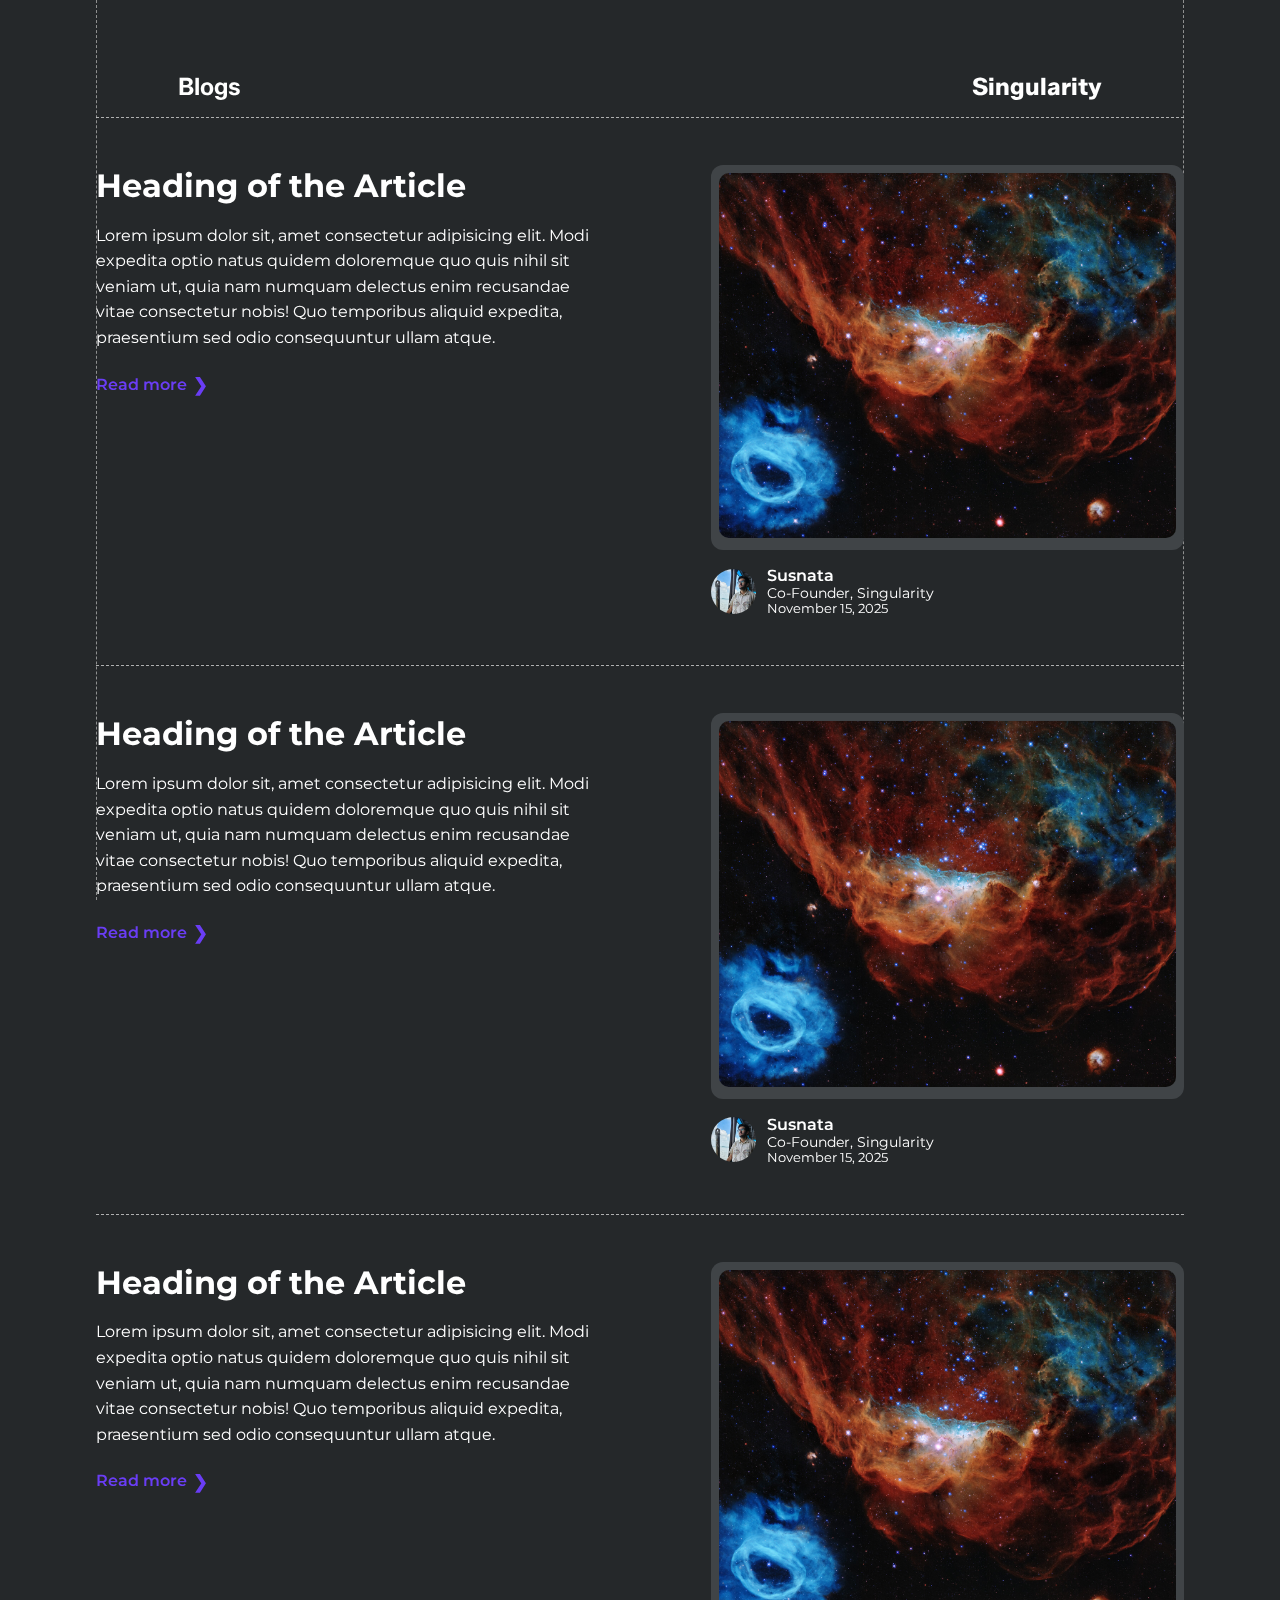
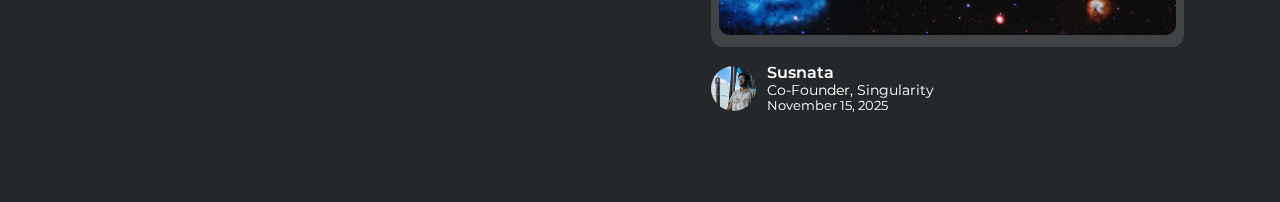
<file: blog-page.html>
<!DOCTYPE html>
<html lang="en">
  <head>
    <meta charset="UTF-8" />
    <meta name="viewport" content="width=device-width, initial-scale=1.0" />
    <link rel="preconnect" href="https://fonts.googleapis.com" />
    <link rel="preconnect" href="https://fonts.gstatic.com" crossorigin />
    <link
      href="https://fonts.googleapis.com/css2?family=Caveat:wght@400..700&family=Montserrat:ital,wght@0,100..900;1,100..900&family=Zalando+Sans:ital,wght@0,200..900;1,200..900&display=swap"
      rel="stylesheet"
    />
    <title>Singularity | Blogs</title>
    <link rel="stylesheet" href="blog-page.css" />
  </head>

  <body>
    <div class="strip-left"></div>
    <div class="strip-right"></div>

    <main class="blogs-container">
      <div class="blog-element">
        <h2 class="top-left">Blogs</h2>
        <h2 class="top-right">Singularity</h2>
      </div>
    </main>

    <script type="module" src="blog-page.js"></script>
  </body>
</html>
</file>
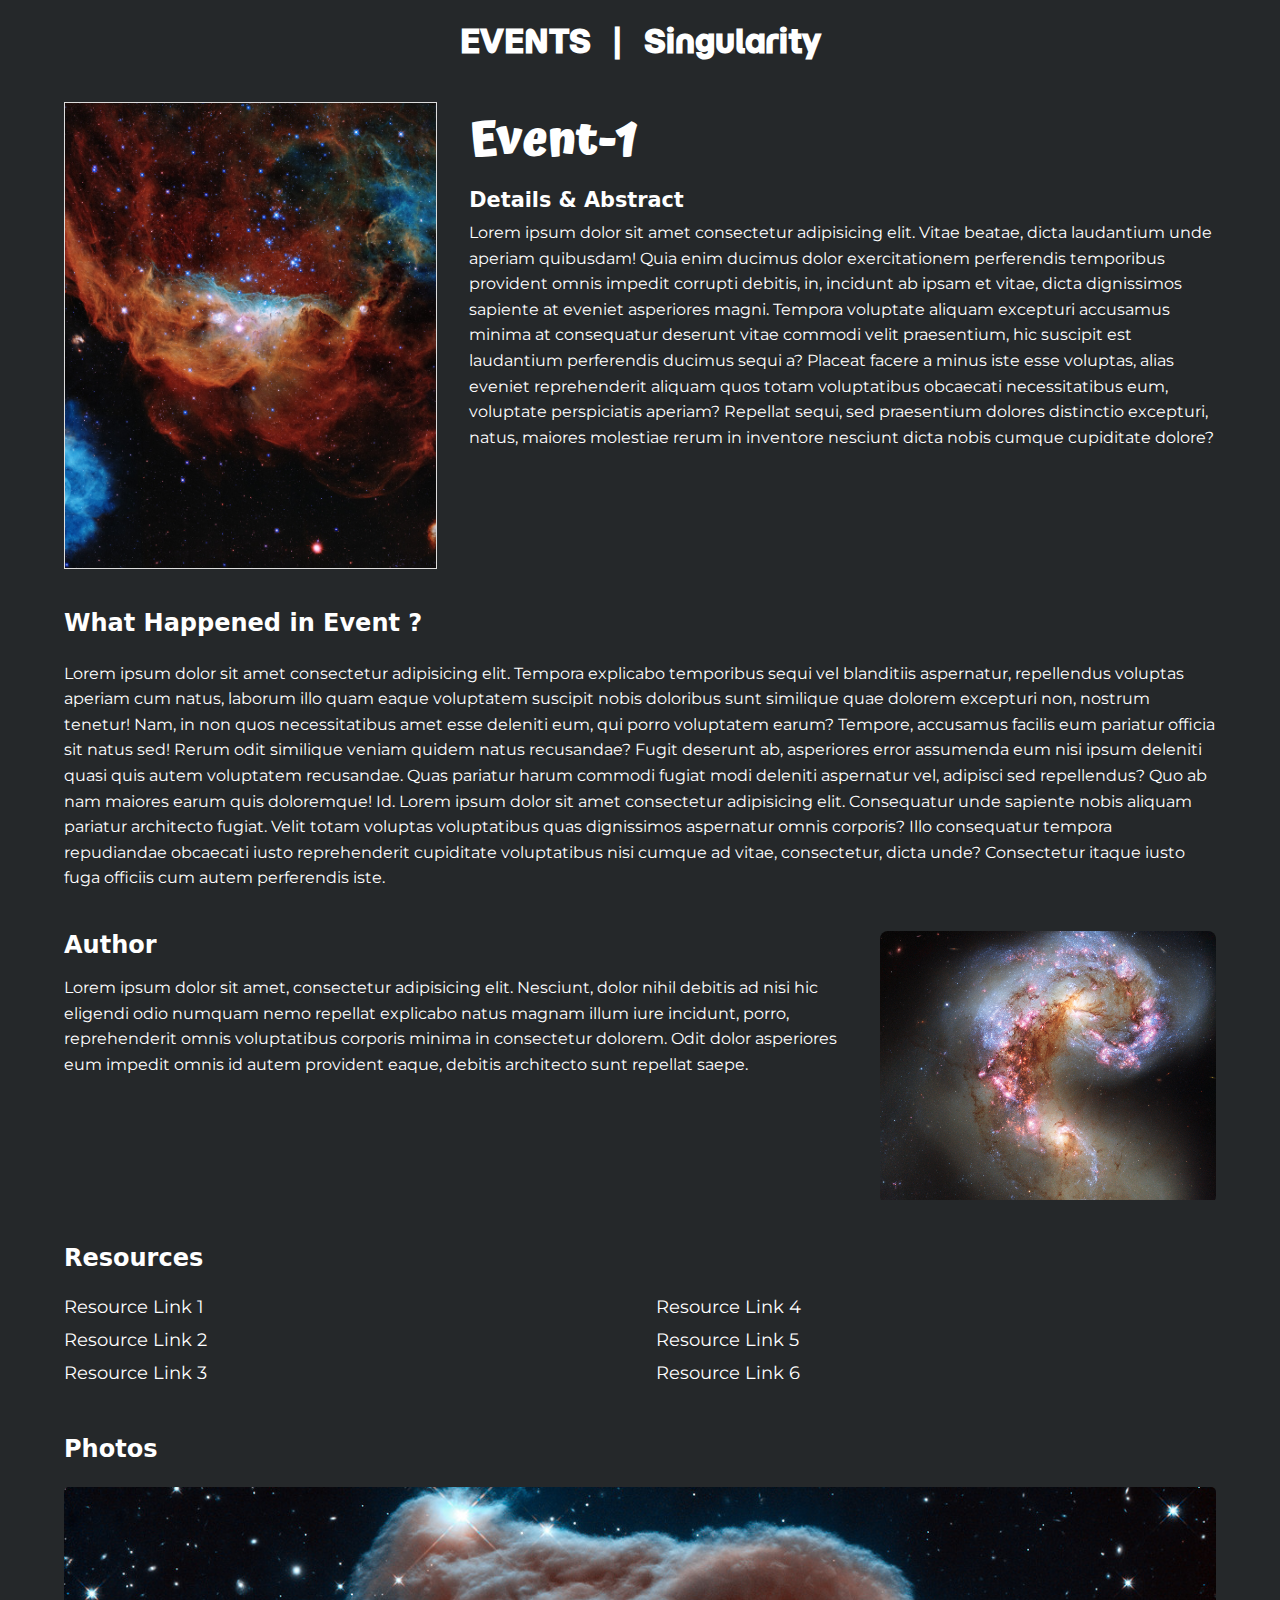
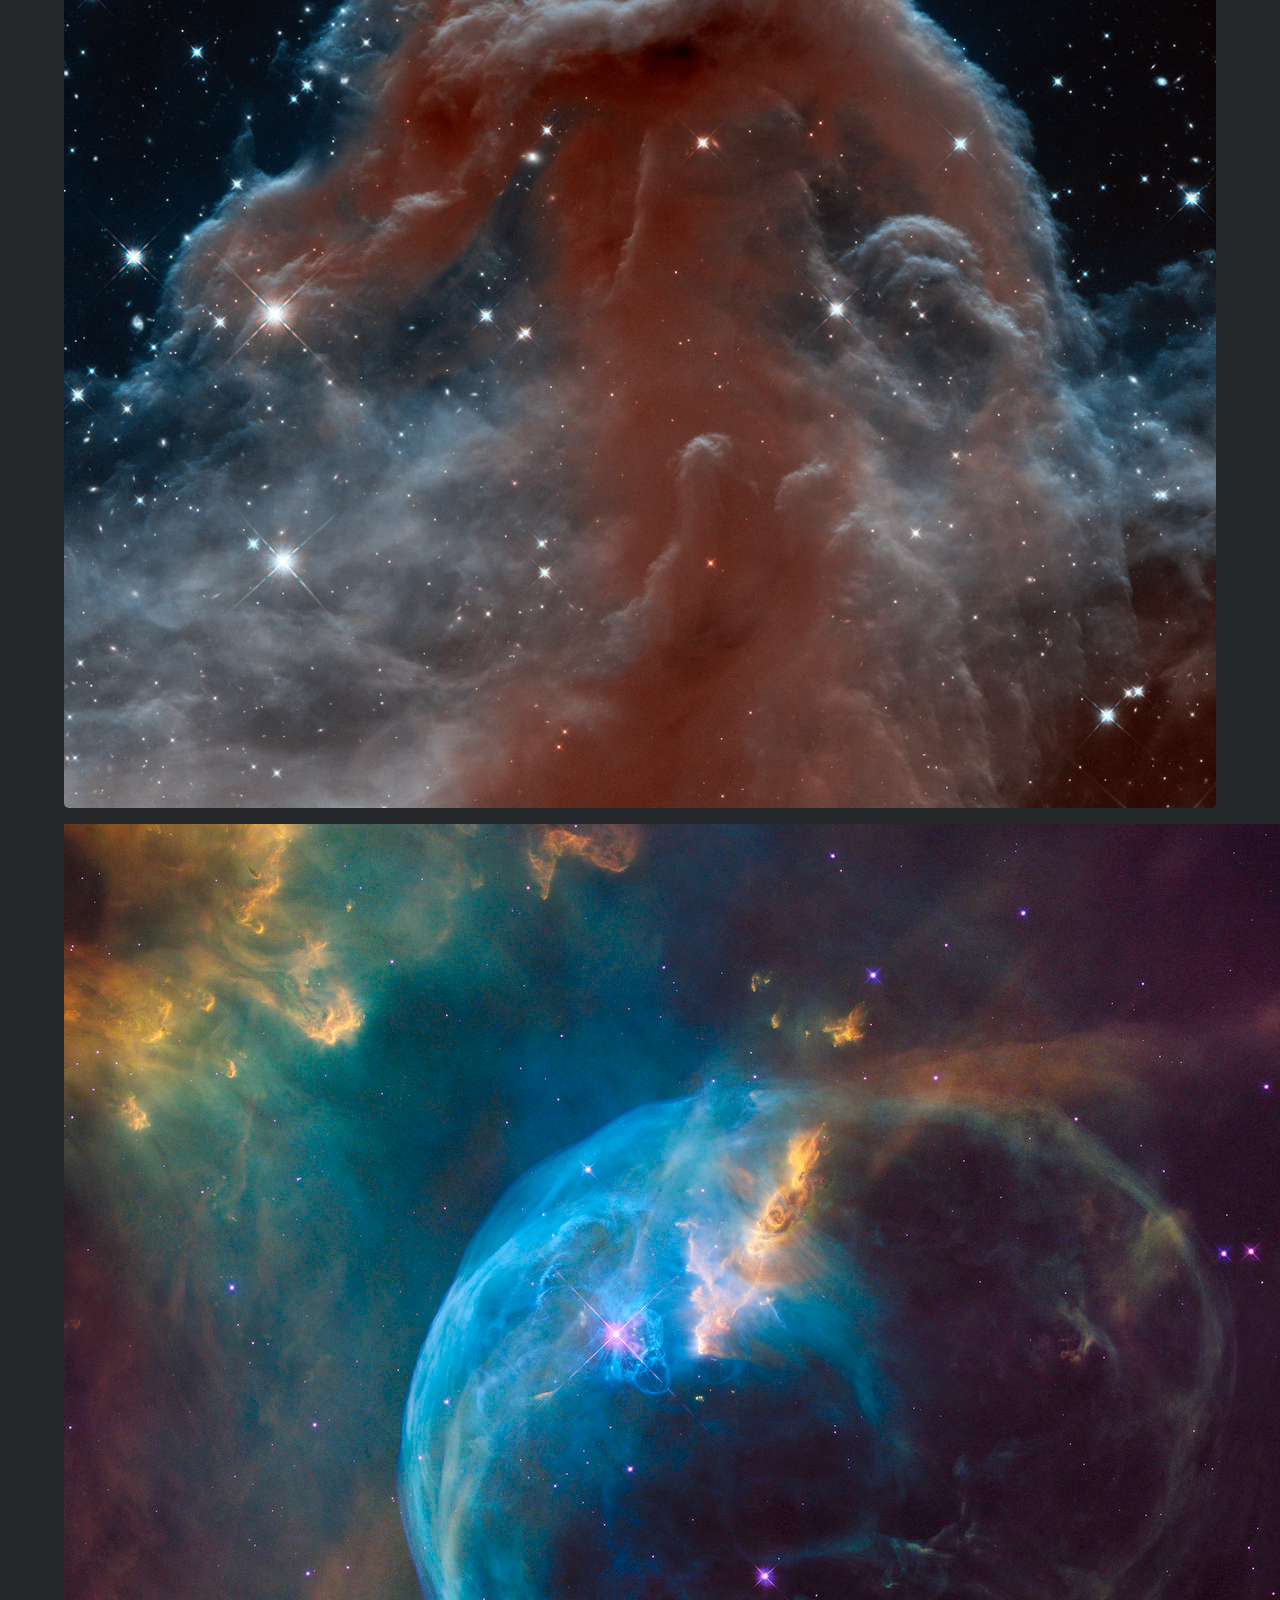
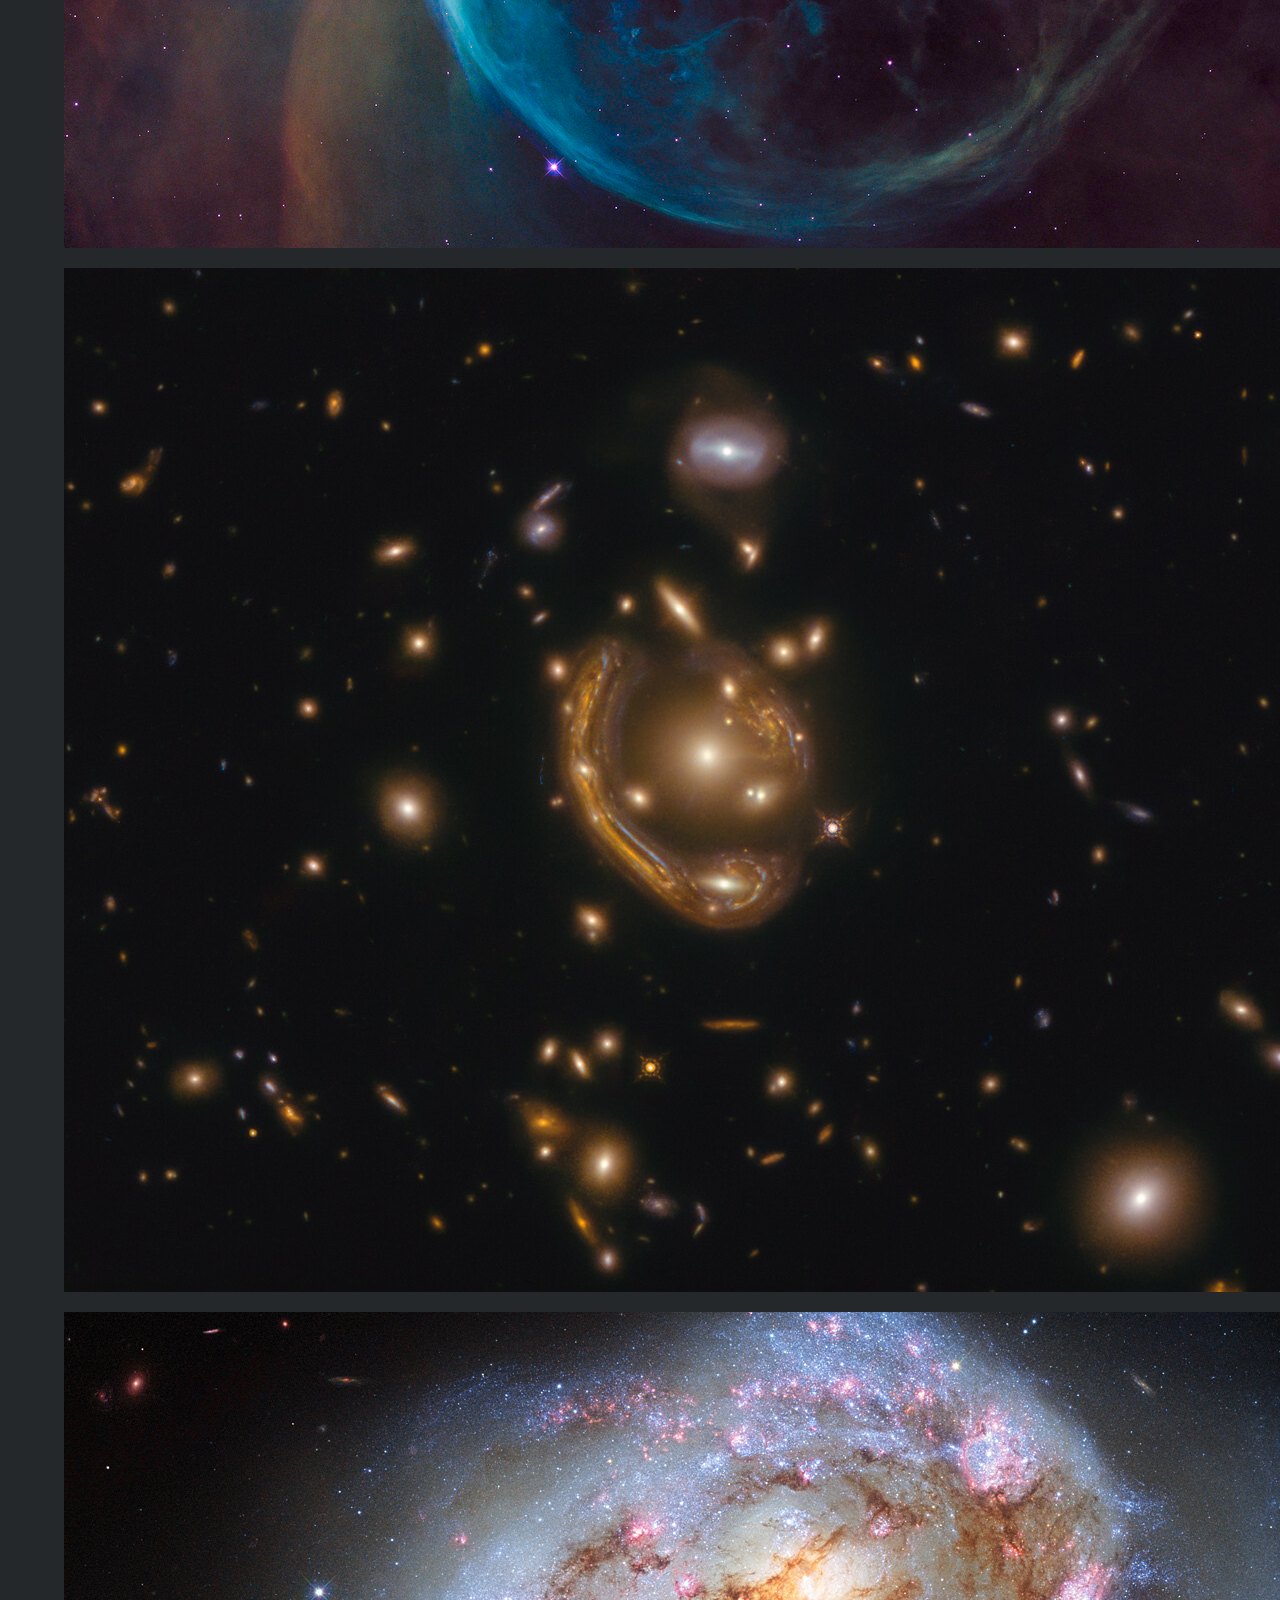
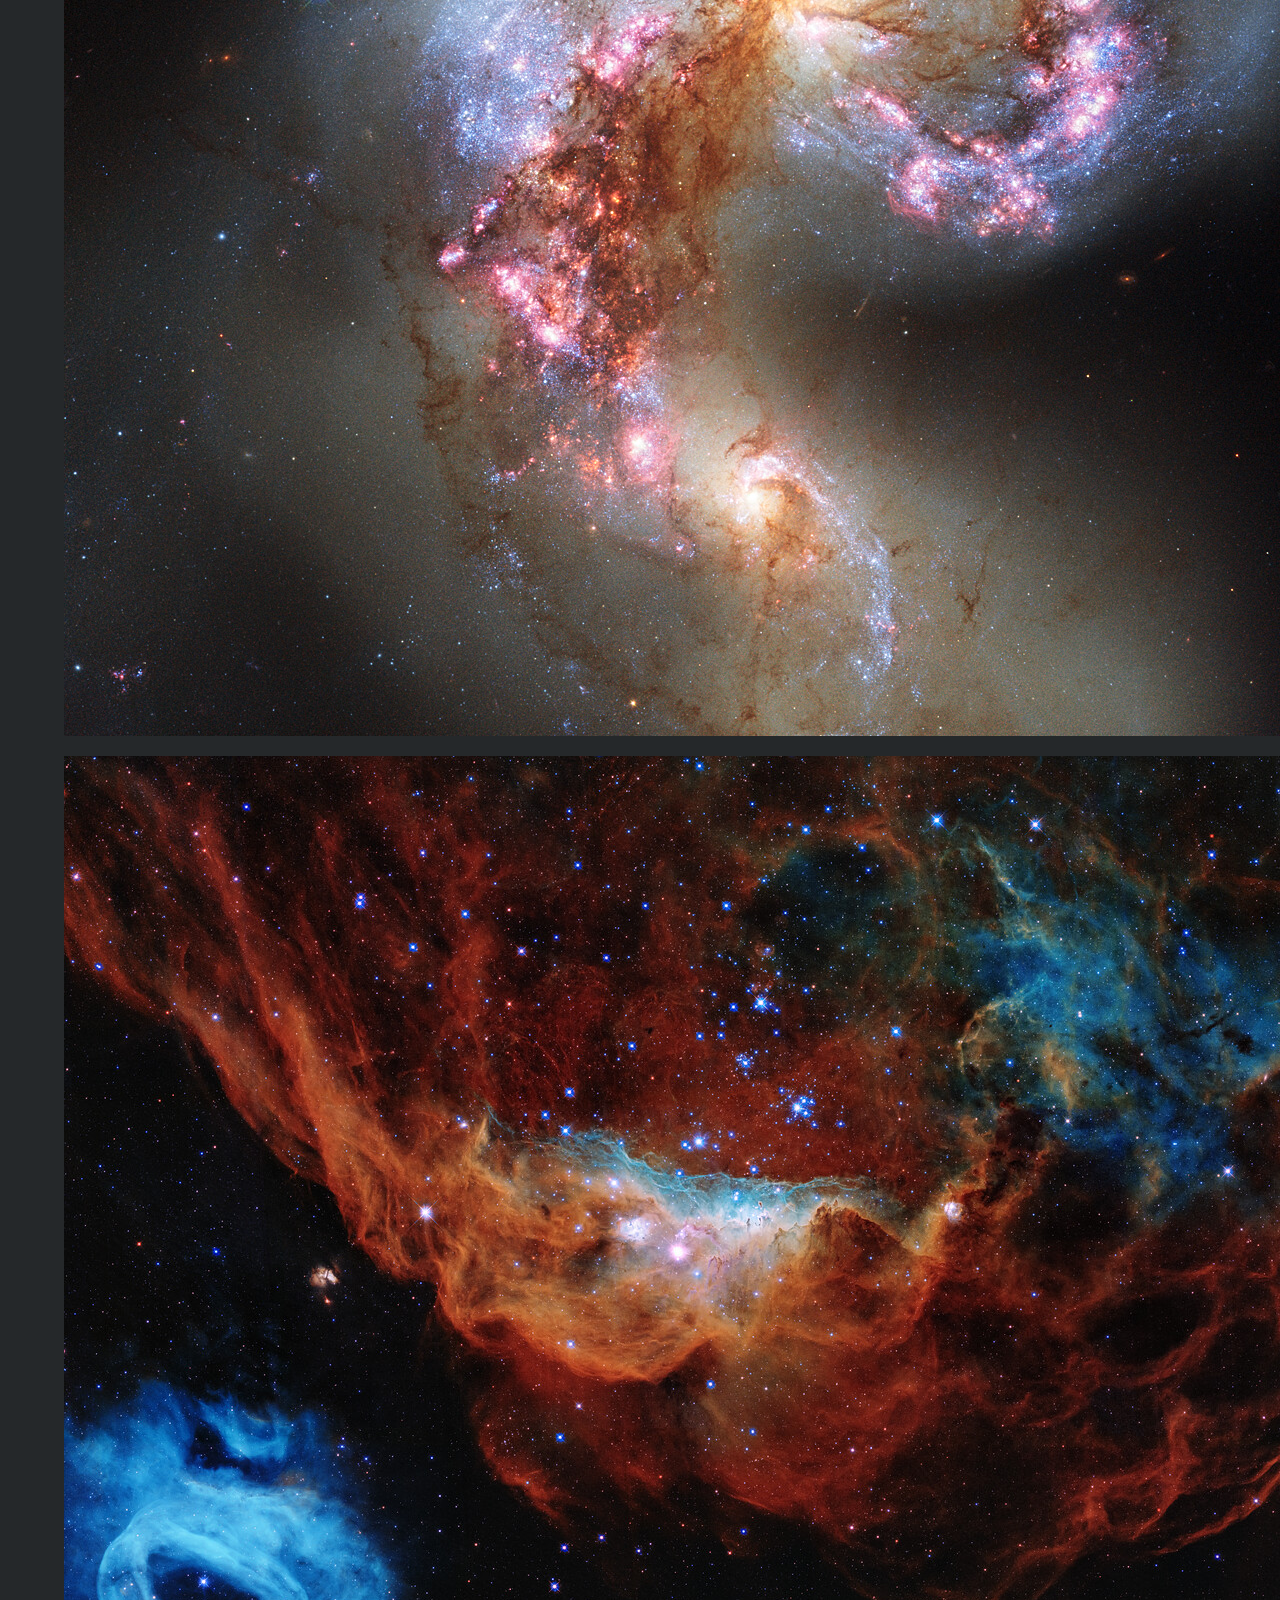
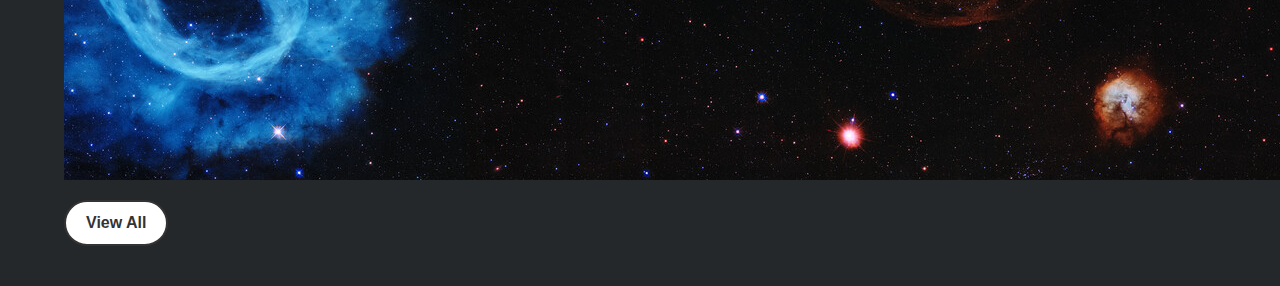
<file: event-page.html>
<!DOCTYPE html>
<html lang="en">
  <head>
    <meta charset="UTF-8" />
    <meta name="viewport" content="width=device-width, initial-scale=1.0" />

    <link rel="preconnect" href="https://fonts.googleapis.com" />
    <link rel="preconnect" href="https://fonts.gstatic.com" crossorigin />
    <link
      href="https://fonts.googleapis.com/css2?family=Atma:wght@300;400;500;600;700&family=Cherry+Cream+Soda&family=Momo+Trust+Display&family=Montserrat:ital,wght@0,100..900;1,100..900&display=swap"
      rel="stylesheet"
    />

    <link rel="icon" href="assets/favicon.ico" />
    <title>Event Page | Singularity</title>

    <link rel="stylesheet" href="event-page.css" />
  </head>
  <body>
    <h1 class="page-title">EVENTS | Singularity</h1>

    <main class="page-container">
      <section class="main-event-details">
        <div id="event-poster">
          <img src="images/blazing_starbirth.jpg" alt="Event Poster" />
        </div>
        <div class="event-details">
          <h3 class="event-title">Event-1</h3>
          <h4>Details & Abstract</h4>
          <p>
            Lorem ipsum dolor sit amet consectetur adipisicing elit. Vitae
            beatae, dicta laudantium unde aperiam quibusdam! Quia enim ducimus
            dolor exercitationem perferendis temporibus provident omnis impedit
            corrupti debitis, in, incidunt ab ipsam et vitae, dicta dignissimos
            sapiente at eveniet asperiores magni. Tempora voluptate aliquam
            excepturi accusamus minima at consequatur deserunt vitae commodi
            velit praesentium, hic suscipit est laudantium perferendis ducimus
            sequi a? Placeat facere a minus iste esse voluptas, alias eveniet
            reprehenderit aliquam quos totam voluptatibus obcaecati
            necessitatibus eum, voluptate perspiciatis aperiam? Repellat sequi,
            sed praesentium dolores distinctio excepturi, natus, maiores
            molestiae rerum in inventore nesciunt dicta nobis cumque cupiditate
            dolore?
          </p>
        </div>
      </section>

      <section class="event-description">
        <h2>What Happened in Event ?</h2>
        <p>
          Lorem ipsum dolor sit amet consectetur adipisicing elit. Tempora
          explicabo temporibus sequi vel blanditiis aspernatur, repellendus
          voluptas aperiam cum natus, laborum illo quam eaque voluptatem
          suscipit nobis doloribus sunt similique quae dolorem excepturi non,
          nostrum tenetur! Nam, in non quos necessitatibus amet esse deleniti
          eum, qui porro voluptatem earum? Tempore, accusamus facilis eum
          pariatur officia sit natus sed! Rerum odit similique veniam quidem
          natus recusandae? Fugit deserunt ab, asperiores error assumenda eum
          nisi ipsum deleniti quasi quis autem voluptatem recusandae. Quas
          pariatur harum commodi fugiat modi deleniti aspernatur vel, adipisci
          sed repellendus? Quo ab nam maiores earum quis doloremque! Id. Lorem
          ipsum dolor sit amet consectetur adipisicing elit. Consequatur unde
          sapiente nobis aliquam pariatur architecto fugiat. Velit totam
          voluptas voluptatibus quas dignissimos aspernatur omnis corporis? Illo
          consequatur tempora repudiandae obcaecati iusto reprehenderit
          cupiditate voluptatibus nisi cumque ad vitae, consectetur, dicta unde?
          Consectetur itaque iusto fuga officiis cum autem perferendis iste.
        </p>
      </section>

      <section class="author-section">
        <div class="author-bio">
          <h2 id="author-heading">Author</h2>
          <p>
            Lorem ipsum dolor sit amet, consectetur adipisicing elit. Nesciunt,
            dolor nihil debitis ad nisi hic eligendi odio numquam nemo repellat
            explicabo natus magnam illum iure incidunt, porro, reprehenderit
            omnis voluptatibus corporis minima in consectetur dolorem. Odit
            dolor asperiores eum impedit omnis id autem provident eaque, debitis
            architecto sunt repellat saepe.
          </p>
        </div>
        <div class="author-photo">
          <img src="images/antennae-galaxies-reloaded.jpg" alt="" />
        </div>
      </section>

      <section class="resources-section">
        <h2>Resources</h2>
        <div class="resources-list">
          <ul>
            <li><a href="#">Resource Link 1</a></li>
            <li><a href="#">Resource Link 2</a></li>
            <li><a href="#">Resource Link 3</a></li>
          </ul>
          <ul>
            <li><a href="#">Resource Link 4</a></li>
            <li><a href="#">Resource Link 5</a></li>
            <li><a href="#">Resource Link 6</a></li>
          </ul>
        </div>
      </section>

      <section class="photos-section">
        <h2>Photos</h2>

        <div class="gallery-container">
          <div class="group-photo">
            <img src="images/horsehead-nebula.jpg" alt="" />
          </div>

          <div class="small-photo">
            <img src="images/the-bubble-nebula.jpg" alt="" />
          </div>

          <div class="small-photo">
            <img src="images/rings-of-relativity.jpg" alt="" />
          </div>

          <div class="small-photo">
            <img src="images/antennae-galaxies-reloaded.jpg" alt="" />
          </div>

          <div class="small-photo">
            <img src="images/blazing_starbirth.jpg" alt="" />
          </div>

          <button class="view-all-btn">View All</button>
        </div>
      </section>
    </main>
  </body>
</html>
</file>
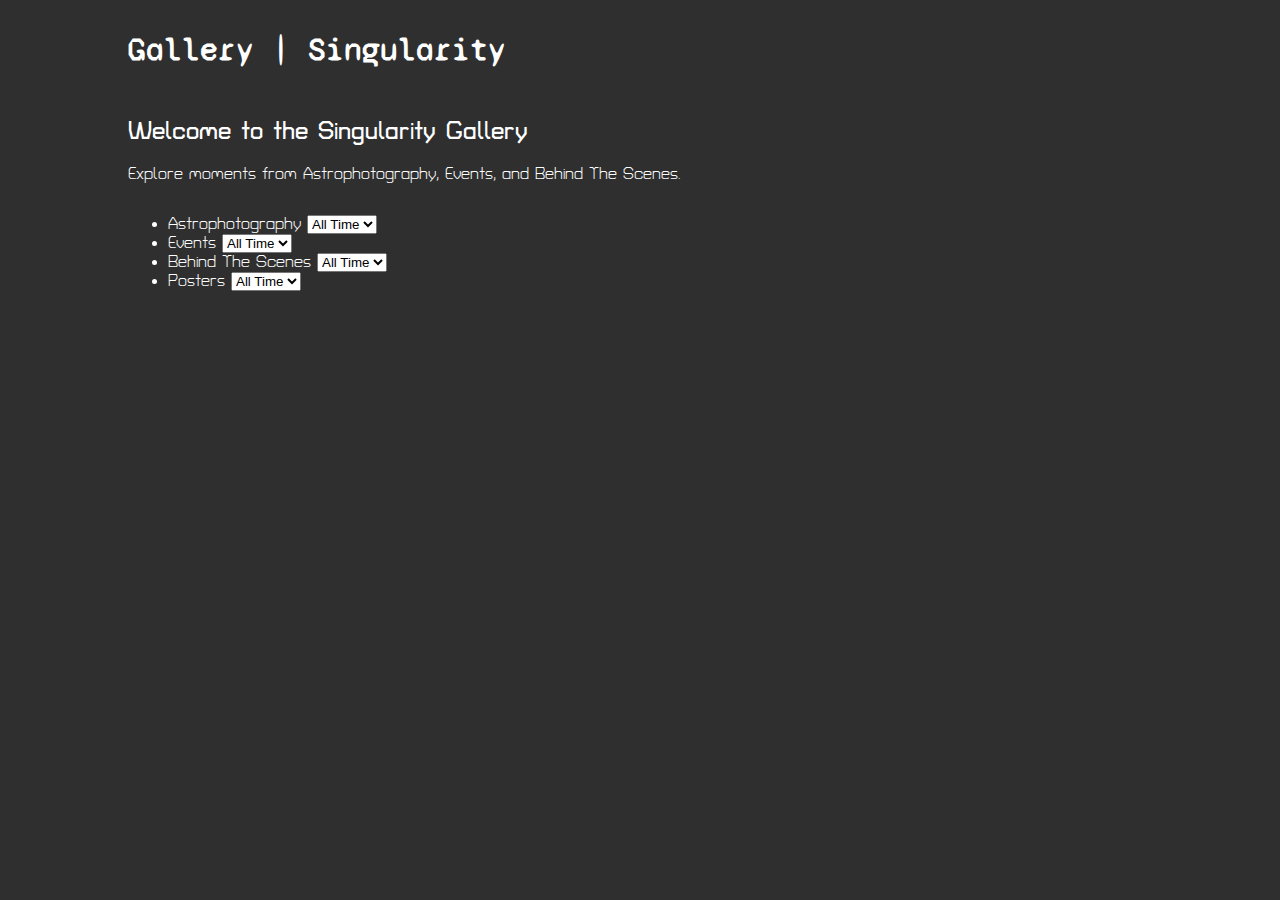
<file: gallary-page/gallary-page.html>
<!DOCTYPE html>
<html lang="en">

<head>
    <meta charset="UTF-8">
    <meta name="viewport" content="width=device-width, initial-scale=1.0">

    <link rel="preconnect" href="https://fonts.googleapis.com">
    <link rel="preconnect" href="https://fonts.gstatic.com" crossorigin>
    <link
        href="https://fonts.googleapis.com/css2?family=Syne+Mono&family=Turret+Road:wght@200;300;400;500;700;800&display=swap"
        rel="stylesheet">

    <title>Gallery | Singularity</title>

    <link rel="stylesheet" href="gallary-page.css">
    <link rel="stylesheet" href="navbar.css">
</head>

<body>
    <!-- 
    // navbar from thushiyanth code 
    <header>
        <nav>
            <div>
                <img src="assets/Logo.png" alt="Logo" class="logo">
            </div>
            <input type="checkbox" id="sidebar-toggle">
            <label for="sidebar-toggle" class="open-sidebar-button">
                <span class="material-symbols-outlined">menu</span>
                <svg preserveAspectRatio="none" xmlns="http://www.w3.org/2000/svg" x="0px" y="0px" width="40"
                    height="30" viewBox="0 0 24 24">
                    <path d="M5,7h2h12c1.1,0,2-0.9,2-2s-0.9-2-2-2H7H5C3.9,3,3,3.9,3,5S3.9,7,5,7z"></path>
                    <path d="M19,10h-3H5c-1.1,0-2,0.9-2,2s0.9,2,2,2h11h3c1.1,0,2-0.9,2-2S20.1,10,19,10z"></path>
                    <path d="M19,17h-6H5c-1.1,0-2,0.9-2,2s0.9,2,2,2h8h6c1.1,0,2-0.9,2-2S20.1,17,19,17z"></path>
                </svg>
            </label>
            <div class="sidebar">
                <div>
                    <label for="sidebar-toggle" class="close-sidebar-button">
                        <span class="material-symbols-outlined">close</span>
                        <svg xmlns="http://www.w3.org/2000/svg" x="0px" y="0px" width="35" height="35"
                            viewBox="0 0 72 72">
                            <path
                                d="M 19 15 C 17.977 15 16.951875 15.390875 16.171875 16.171875 C 14.609875 17.733875 14.609875 20.266125 16.171875 21.828125 L 30.34375 36 L 16.171875 50.171875 C 14.609875 51.733875 14.609875 54.266125 16.171875 55.828125 C 16.951875 56.608125 17.977 57 19 57 C 20.023 57 21.048125 56.609125 21.828125 55.828125 L 36 41.65625 L 50.171875 55.828125 C 51.731875 57.390125 54.267125 57.390125 55.828125 55.828125 C 57.391125 54.265125 57.391125 51.734875 55.828125 50.171875 L 41.65625 36 L 55.828125 21.828125 C 57.390125 20.266125 57.390125 17.733875 55.828125 16.171875 C 54.268125 14.610875 51.731875 14.609875 50.171875 16.171875 L 36 30.34375 L 21.828125 16.171875 C 21.048125 15.391875 20.023 15 19 15 z">
                            </path>
                        </svg>
                    </label>
                    <a href="#">Home</a>
                    <a href="#">Our Activities</a>
                    <a href="#">About</a>
                    <div>
                        <div>dropdown <span>&#709;</span></div>
                        <div class="dropdown">
                            <div>
                                <a href="#">Contactsdasdsf</a>
                                <a href="#">Blog</a>
                            </div>
                        </div>
                    </div>
                    <a href="#">Contact</a>
                    <a href="#">About</a>
                    <div>
                        <div>dropdown &#11167;</div>
                        <div class="dropdown">
                            <div>
                                <a href="#">Contactsdasdsf</a>
                                <a href="#">Blog</a>
                            </div>
                        </div>
                    </div>
                    <a href="#">Newsletter</a>
                    <a href="#">About</a>
                </div>
            </div>
        </nav>
    </header>

    // navbar from thushiyanth code  
-->

    <main>
        <h1>Gallery | Singularity</h1>

        <section class="intro">
            <div class="intro-box">
                <h2>Welcome to the Singularity Gallery</h2>
                <p>
                    Explore moments from Astrophotography, Events, and Behind The Scenes.
                </p>
            </div>
        </section>

        <nav class="category-nav">
            <ul>
                <!-- <li data-category="astrophotography" class="active">
      Astrophotography
      <select class="year-dropdown">
        <option value="all">All Time</option>
      </select>
    </li> -->
                <li data-category="astrophotography" class="active">
                    Astrophotography
                    <select class="year-dropdown">
                        <option value="all">All Time</option>
                    </select>
                </li>
                <li data-category="events">
                    Events
                    <select class="year-dropdown">
                        <option value="all">All Time</option>
                    </select>
                </li>
                <li data-category="behind-the-scenes">
                    Behind The Scenes
                    <select class="year-dropdown">
                        <option value="all">All Time</option>
                    </select>
                </li>
                <li data-category="posters">
                    Posters
                    <select class="year-dropdown">
                        <option value="all">All Time</option>
                    </select>
                </li>
            </ul>
        </nav>

        <section class="gallery-section">
            <div class="gallery-cards" id="galleryContainer"></div>
        </section>
    </main>

    <div class="image-modal" id="imageModal">
        <span class="close-btn" id="closeModal">&times;</span>
        <span class="nav-btn prev" id="prevBtn">&#10094;</span>
        <img class="modal-content" id="modalImage">
        <span class="nav-btn next" id="nextBtn">&#10095;</span>
        <div class="modal-caption" id="modalCaption"></div>
    </div>

    <script type="module" src="gallary-page.js"></script>
</body>

</html>
</file>
<file: blog-page.css>
:root{
    --blogs-body-font: "Montserrat", sans-serif;
    --blogs-extra-fonts: "Caveat", cursive;
    --blog-heading-fonts: "Zalando Sans", sans-serif;
    --blogs-main-background: #25282a;
}

* {
    margin: 0;
    padding: 0;
    box-sizing: border-box;
}

body {
    display: flex;
    justify-content: center;
    padding: 40px 0;
    position: relative;
    font-family: var(--blogs-body-font);
    background-color: var(--blogs-main-background);
    color: white;
}

.strip-left,
.strip-right {
    position: fixed;
    top: 0;
    width: 1px;
    height: 100vh;
    border-right: 1px dashed #bcbcbc;
    z-index: -1;
    opacity: 0.7;
}

.strip-left {
    left: calc((100% - 85%) / 2);
}

.strip-right {
    right: calc((100% - 85%) / 2);
}

/* --------------------------- */

.blogs-container {
    width: 85%;
    max-width: 1200px;
}

.blog-element {
    width: 85%;
    max-width: 1200px;
    margin: 2rem auto 1rem auto;
    display: flex;
    justify-content: space-between;
    align-items: center;
    font-family: var(--blog-heading-fonts);
    font-weight: lighter;
}

.top-left {
    font-size: 1.5rem;
    font-weight: 600;
}

.top-right {
    font-size: 1.5rem;
    font-weight: 700;
}

.blog-card {
    display: grid;
    grid-template-columns: 1.2fr 1fr;
    gap: 3rem;
    padding: 3rem 0;
    border-bottom: 1px solid rgba(0,0,0,0.1);
    position: relative;
}

.horizontal-line {
    position: absolute;
    top: 0;
    left: 0;
    width: 100%;
    border-top: 1px dashed #d2d2d2;
    opacity: 0.8;
}

/* --------------------------- */

.blog-title {
    font-size: 2rem;
    font-weight: 700;
    line-height: 1.3;
}

.blog-description {
    margin-top: 1rem;
    font-size: 1rem;
    line-height: 1.6;
    width: 90%;
}

.read-more {
    margin-top: 1.5rem;
    display: inline-flex;
    align-items: center;
    font-size: 1rem;
    font-weight: 600;
    color: #6a3df5;
    text-decoration: none;
    transition: color 0.25s ease;
}

.read-more .arrow {
    position: relative;
    display: inline-block;
    width: 0.9em;    
    height: 1em;
    margin-left: 6px;
}

.read-more .arrow-default,
.read-more .arrow-hover {
    position: absolute;
    top: 50%;
    left: 0;
    transform: translateY(-50%); 
    transition: opacity 0.25s ease, transform 0.25s ease;
    font-size: 1.1em;             
}

.read-more .arrow-default {
    opacity: 1;
    transform: translateY(-50%) translateX(0);
}

.read-more .arrow-hover {
    opacity: 0;
    transform: translateY(-50%) translateX(-4px);
}

.read-more:hover {
    color: #ff6666;
}

.read-more:hover .arrow-default {
    opacity: 0;
    transform: translateY(-50%) translateX(4px);
}

.read-more:hover .arrow-hover {
    opacity: 1;
    transform: translateY(-50%) translateX(0);
}

.image-box {
    width: 100%;
    background: #404447;
    padding: 0.5rem;
    border-radius: 12px;
}

.image-box img {
    width: 100%;
    object-fit: cover;
    border-radius: 10px;
}

.author-box {
    margin-top: 1rem;
    display: flex;
    align-items: center;
    gap: 0.7rem;
}

.author-img {
    width: 45px;
    height: 45px;
    border-radius: 50%;
}

.author-name {
   font-weight: 600;
}

.author-role {
    font-size: 0.85rem;
}

.date {
    font-size: 0.8rem;
    /* font-family: var(--blogs-extra-fonts); */
}



/* =============== RESPONSIVE ===================== */
@media (max-width: 1024px) {
    .strip-left,
    .strip-right {
        display: none;
    }

    .blog-element {
        margin: 1.5rem 0 1rem 0;
        width: 100%;      
        padding: 0 1rem;
    }

    .blog-card {
        gap: 2rem;
        padding: 2rem 0;
    }

    .blog-title {
        font-size: 1.7rem;
    }
}

@media (max-width: 680px) {

    .blog-card {
        grid-template-columns: 1fr;
        gap: 1.5rem;
        padding: 2rem 0;
    }

    .blog-title {
        font-size: 1.5rem;
    }

    .blog-description {
        width: 100%;
        font-size: 0.95rem;
    }

    .blog-element {
        gap: 0.3rem;
        text-align: center;
        padding: 0;
    }

    .top-left,
    .top-right {
        font-size: 1.3rem;
    }

    .image-box {
        padding: 0.4rem;
    }

    .author-box {
        gap: 0.5rem;
    }

    .author-img {
        width: 40px;
        height: 40px;
    }
}

@media (max-width: 420px) {
    
    .top-left,
    .top-right {
        font-size: 1.15rem;
    }

    .blog-title {
        font-size: 1.35rem;
    }

    .read-more {
        font-size: 0.95rem;
    }

    .author-name {
        font-size: 0.9rem;
    }

    .author-role,
    .date {
        font-size: 0.75rem;
    }
}
</file>
<file: event-page.css>
:root {
  /* colors */
  --event-main-color: #25282a;

  /* fonts */
  --main-body-font: "Montserrat", sans-serif;
  --event-title-font: "Atma", system-ui;
  --top-heading-font: "Momo Trust Display", sans-serif;
  --event-general-heading-font: "Cherry Cream Soda", system-ui;
}

* {
  margin: 0;
  padding: 0;
  box-sizing: border-box;
}

body {
  background-color: var(--event-main-color);
  color: white;
}

.page-container {
  max-width: 90vw;
  margin: 2.5rem auto;
  font-family: var(--main-body-font);
  /* padding: 0 2rem;  */
}

.page-title {
  display: flex;
  justify-content: center;
  align-items: center;
  margin: 20px 0 20px 0;
  word-spacing: 15px;
  font-family: var(--top-heading-font);
}

.main-event-details {
  display: flex;
  flex-wrap: wrap;
  gap: 2rem;
}

#event-poster {
  flex: 1;
  min-width: 250px;
}

#event-poster img {
  width: 100%;
  height: auto;
  display: block;
  aspect-ratio: 4 / 5;
  object-fit: cover;
  border: 1px solid #ddd;
}

.event-details {
  flex: 2;
  margin: 0;
}

.event-title {
  display: flex;
  align-items: center;
  font-family: var(--event-title-font);
  font-size: 3rem;
}

.event-details h4 {
  margin-top: 0.5rem;
  margin-bottom: 0.5rem;
  font-family: var(--event-general-heading-font);

  font-size: 1.3rem;
}

.event-details p {
  line-height: 1.6;
}

.event-description {
  margin-top: 2.5rem;
}

.event-description h2 {
  margin: 0 0 1.5rem 0;
  font-family: var(--event-general-heading-font);
}

.event-description p {
  line-height: 1.6;
}

/* ------------ author-section --------- */

.author-section {
  display: flex;
  flex-wrap: wrap;
  gap: 2rem;
  margin-top: 2.5rem;
  align-items: flex-start;
}

#author-heading {
  font-family: var(--event-general-heading-font);
}

.author-bio {
  flex: 7;
  min-width: 300px;
}

.author-bio p {
  line-height: 1.6;
  margin-top: 1rem;
}

.author-photo {
  flex: 3;
  min-width: 200px;
  min-height: 200px;
  border-radius: 8px;
  overflow: hidden;
}

.author-photo img {
  width: 100%;
  height: 100%;
  object-fit: cover;
}

/* ----------- resource-section ----------- */
.resources-section {
  margin-top: 2.5rem;
}

.resources-section h2 {
  margin-bottom: 1.5rem;
  font-family: var(--event-general-heading-font);
}

.resources-list {
  display: flex;
  flex-wrap: wrap;
  justify-content: space-between;
  gap: 2rem;
}

.resources-list ul {
  flex: 1;
  min-width: 250px;
  list-style: none;
  padding-left: 0;
}

.resources-list li {
  margin-bottom: 0.75rem;
  font-size: 1.1rem;
}

.resources-list a {
  text-decoration: none;
  color: var(--link-color);
  position: relative;
  transition: color 0.4s ease;
}

.resources-list a::after {
  content: "";
  position: absolute;
  width: 100%;
  transform: scaleX(0);
  height: 2px;
  bottom: -4px;
  left: 0;
  background-color: #ff6666;
  transform-origin: bottom right;
  transition: transform 0.4s ease-out;
}

.resources-list a:hover {
  color: #ff6666;
}

.resources-list a:hover::after {
  transform: scaleX(1);
  transform-origin: bottom left;
}

/* ------------ photos-section ------------- */
.photos-section {
  margin-top: 2.5rem;
}

.photos-section h2 {
  margin-bottom: 1.5rem;
  font-family: var(--event-general-heading-font);
}

.gallery-container {
  display: flex;
  flex-wrap: wrap;
  gap: 1rem;
}

.group-photo {
  flex: 1;
  min-width: 300px;
  min-height: 300px;
  display: flex;
  align-items: center;
  justify-content: center;
}

.other-photos {
  flex: 1;
  min-width: 300px;
  display: flex;
  flex-direction: column;
  gap: 1rem;
}

.group-photo img,
.few-photo img {
  width: 100%;
  height: 100%;
  object-fit: cover;
  border-radius: 5px;
  display: block;
  transition: transform 0.5s ease;
}

.group-photo:hover {
  transform: translateY(-2px);
  box-shadow: 0 8px 20px rgba(0, 0, 0, 0.4);
}

.group-photo:hover img {
  transform: scale(1.005);
}

.few-photo:hover {
  transform: translateY(-2px);
  box-shadow: 0 8px 20px rgba(0, 0, 0, 0.4);
}

.few-photo:hover img {
  transform: scale(1.05);
}

.small-photos-row {
  display: flex;
  gap: 1rem;
}

.few-photo {
  flex: 1;
  border-radius: 5px;
}

.view-all-btn {
  padding: 12px 20px;
  font-size: 1rem;
  font-weight: bold;
  color: #333;
  background-color: #fff;
  border: 2px solid #333;
  cursor: pointer;
  border-radius: 30px;
  transition: all 0.3s ease;
}

.view-all-btn:hover {
  background-color: #333;
  color: #fff;
  border: 2px solid #ff6666;
}



/* --------- mobile-repsonsive ---------- */


@media (max-width: 600px) {
  .page-container {
    padding: 1rem;
  }

  .page-title {
    font-size: 1.5rem;
  }

  .event-title {
    font-size: 2rem;
  }

  .main-event-details,
  .author-section,
  .resources-list,
  .gallery-container {
    flex-direction: column;
    gap: 1.5rem;
  }

  .author-photo {
    flex: 0 0 100%;
    min-width: unset;
    min-height: 150px;
  }

  .resources-list ul {
    min-width: unset;
    flex: 0 0 100%;
  }

  .group-photo,
  .other-photos {
    min-width: unset;
  }

  .group-photo {
    min-height: 250px;
    flex: 0 0 100%;
  }

  .small-photos-row {
    flex-direction: row;
    gap: 0.5rem;
  }

  .few-photo {
    min-height: 120px;
  }
}
</file>
<file: gallary-page/gallary-page.css>
html,
body {
    padding: 0;
    margin: 0;
    height: 100%;
    background: rgb(47, 47, 47);
    color: white;
    font-family: "Turret Road", sans-serif;
    display: flex;
    flex-direction: column;
}

main {
    flex: 1;
    display: flex;
    flex-direction: column;
    width: 80vw;
    max-width: 1200px;
    margin: 0 auto;
}

h1 {
    font-family: "Syne Mono", monospace;
    margin: 20px 0;
    position: sticky;
    top: 0;
    background: rgb(47, 47, 47);
    z-index: 10;
    padding: 10px 0;
}

.gallary-cards {
    flex: 1;
    overflow-y: auto;
    display: grid;
    grid-template-columns: repeat(auto-fill, minmax(250px, 1fr));
    gap: 5px;
    padding-bottom: 20px;
}

.images-card {
    position: relative;
    overflow: hidden;
    border-radius: 2px;
}

.images-card img {
    width: 100%;
    height: 300px;
    object-fit: cover;
    display: block;
    transition: transform 0.3s ease;
    cursor: zoom-in;
}

.images-card img:hover,
.images-card:hover img {
    transform: scale(1.05);
}

.images-card img:fullscreen {
    cursor: zoom-out;
}

.overlay {
    position: absolute;
    bottom: 0;
    width: 100%;
    background: rgba(0, 0, 0, 0.5);
    color: white;
    text-align: center;
    padding: 10px;
    box-sizing: border-box;
    transition: all 0.3s ease;
    pointer-events: auto;
    user-select: text;
    cursor: default;
}

.image-title {
    font-weight: bold;
    transition: transform 0.3s ease;
}

.image-description {
    font-size: 0.85em;
    opacity: 0;
    max-height: 0;
    overflow: hidden;
    transition: all 0.3s ease;
}

.images-card:hover .image-title {
    transform: translateY(-10px);
}

.images-card:hover .image-description {
    opacity: 1;
    max-height: 100px;
    margin-top: 5px;
}

.image-modal {
    display: none;
    position: fixed;
    z-index: 1000;
    padding-top: 50px;
    left: 0;
    top: 0;
    width: 100%;
    height: 100%;
    background-color: rgba(0, 0, 0, 0.9);
    text-align: center;
}

.modal-content {
    max-width: 90%;
    max-height: 80%;
    border-radius: 6px;
    box-shadow: 0 0 20px rgba(255, 255, 255, 0.3);
}

.modal-caption {
    margin-top: 15px;
    color: #ccc;
    font-size: 1em;
}

.close-btn {
    position: absolute;
    top: 20px;
    right: 35px;
    color: #fff;
    font-size: 30px;
    font-weight: bold;
    cursor: pointer;
    transition: color 0.3s;
}

.close-btn:hover {
    color: #ff6666;
}

.nav-btn {
    position: absolute;
    top: 50%;
    transform: translateY(-50%);
    font-size: 40px;
    color: #fff;
    cursor: pointer;
    user-select: none;
    padding: 10px;
    border-radius: 50%;
    transition: background 0.3s, color 0.3s;
}

.nav-btn:hover {
    background: rgba(255, 255, 255, 0.2);
    color: #ff6666;
}

.nav-btn.prev {
    left: 20px;
}

.nav-btn.next {
    right: 20px;
}
</file>
<file: gallary-page/navbar.css>
.material-symbols-outlined {
  font-variation-settings:
  'FILL' 0,
  'wght' 400,
  'GRAD' 0,
  'opsz' 24;
  font-size: 30px;
}

.main-navbar {
    display: flex;
    justify-content: space-between;
    align-items: center;
    gap: 20px;
    padding: 0 20px 0 20px;
    background-color: var(--nav-background-color);
    color: var(--accent-color);
    position: relative;
    top: 0;
    height: 70px;
    font-size: 1.25rem;
}

.main-navbar input#sidebar-toggle {
    display: none;
}

.main-navbar > div:first-child {
    width: 100px;
    height: 40px;
    padding: 5px 0;
    box-sizing: content-box;
}

.main-navbar > div > img {
    height: 130%;
}

/*nav > div > svg {
    height: 100%;
}

nav > div > svg > path {
    fill: var(--accent-color);
}*/

.main-navbar > :first-child, .main-navbar .sidebar > div {
    display: flex;
    flex-direction: row;
    justify-content: space-between;
    align-items: center;
    gap: 0px;
    letter-spacing: 0.1em;
    padding: 0;
    position: relative;
    white-space: nowrap;
}

.main-navbar a, .main-navbar .sidebar > div > div > :first-child {
    text-decoration: none;
    color: var(--accent-color);
    cursor: pointer;
    padding: 20px 15px;
    line-height: 30px;
}

.main-navbar .open-sidebar-button, .main-navbar .close-sidebar-button {
    cursor: pointer;
    display: none;
}

.main-navbar .open-sidebar-button > svg {
    fill: var(--text-color);
    width: fit-content;
    display: block;
}

.main-navbar .close-sidebar-button > svg {
    fill: var(--text-color);
    width: fit-content;
    display: block;
}

.main-navbar .sidebar > div > div {
    position: relative;
    text-align: center;
}

.main-navbar .sidebar > div > div a {
    padding-bottom: 0;
}

.main-navbar .sidebar > div > div > .dropdown {
    background: hsl(from var(--nav-background-color) h s calc(l + 10));
    overflow: hidden;
    position: absolute;
    left: 0%;
    transform: translateX(0%) translateY(-100%);
    transition: 0.5s all ease-in-out;
    z-index: -1;
    padding-bottom: 20px;
}

.main-navbar .sidebar > div > div > .dropdown > div {
    display: flex;
    flex-direction: column;
    align-items: flex-start;
}

.main-navbar .sidebar > div > div:hover > .dropdown {
    transform: translateX(0%) translateY(0%);
}

@font-face {
    font-family: "InterVariable";
    src: url("Inter-VariableFont_slnt,wght.ttf") format("truetype-variations");
    font-weight: 1 999;
}

.main-navbar .sidebar > div > div > :first-child > span {
    display: inline-block;
    transform: scaleX(1.7) scaleY(0.8) translateY(1px) translateX(3px);
}

@media (max-width: 1080px) {
    .main-navbar .sidebar {
        position: fixed;
        top: 0;
        right: -100%;
        width: 65%;
        max-width: 250px;
        height: 100%;
        background-color: var(--nav-background-color);
        z-index: 10;
        box-shadow: -5px 0 10px rgba(0, 0, 0, 0.2);
        transition: all 0.3s ease-in-out;
    }
    .main-navbar .sidebar > div {
        display: flex;
        flex-direction: column;
        justify-content: flex-start;
        gap: 1rem;
        height: 100%;
        overflow-y: auto;
    }
    .main-navbar a, .main-navbar .sidebar > div div {
        width: 100%;
        text-align: center;
    }
    .main-navbar a, .main-navbar .sidebar > div > div > :first-child {
        padding: 0.25rem;
    }
    .main-navbar .close-sidebar-button {
        /* padding: 10px; */
        margin: 20px;
        align-self: flex-end;
        text-align: left;
        position: sticky;
        top: 20px;
    }
    .main-navbar .open-sidebar-button, .main-navbar .close-sidebar-button {
        display: block;
    }
    .main-navbar #sidebar-toggle:checked ~ .sidebar {
        right: 0;
    }
    /*nav .sidebar > div > div a {
        padding: 1rem;
    }*/
    .main-navbar .sidebar > div > div > .dropdown {
        position: relative;
        transform: translateX(0) translateY(0);
        left: 0;
        padding: 0rem 0;
        display: grid;
        grid-template-rows: 0fr;
        > div {
            overflow: hidden;
        }
    }
    .main-navbar .sidebar > div > div:hover > .dropdown {
        transform: translateX(0) translateY(0);
        grid-template-rows: 1fr;
    }
    .main-navbar .sidebar > div > div > .dropdown > div {
        align-items: center;
        gap: 0rem;
    }
}
</file>
